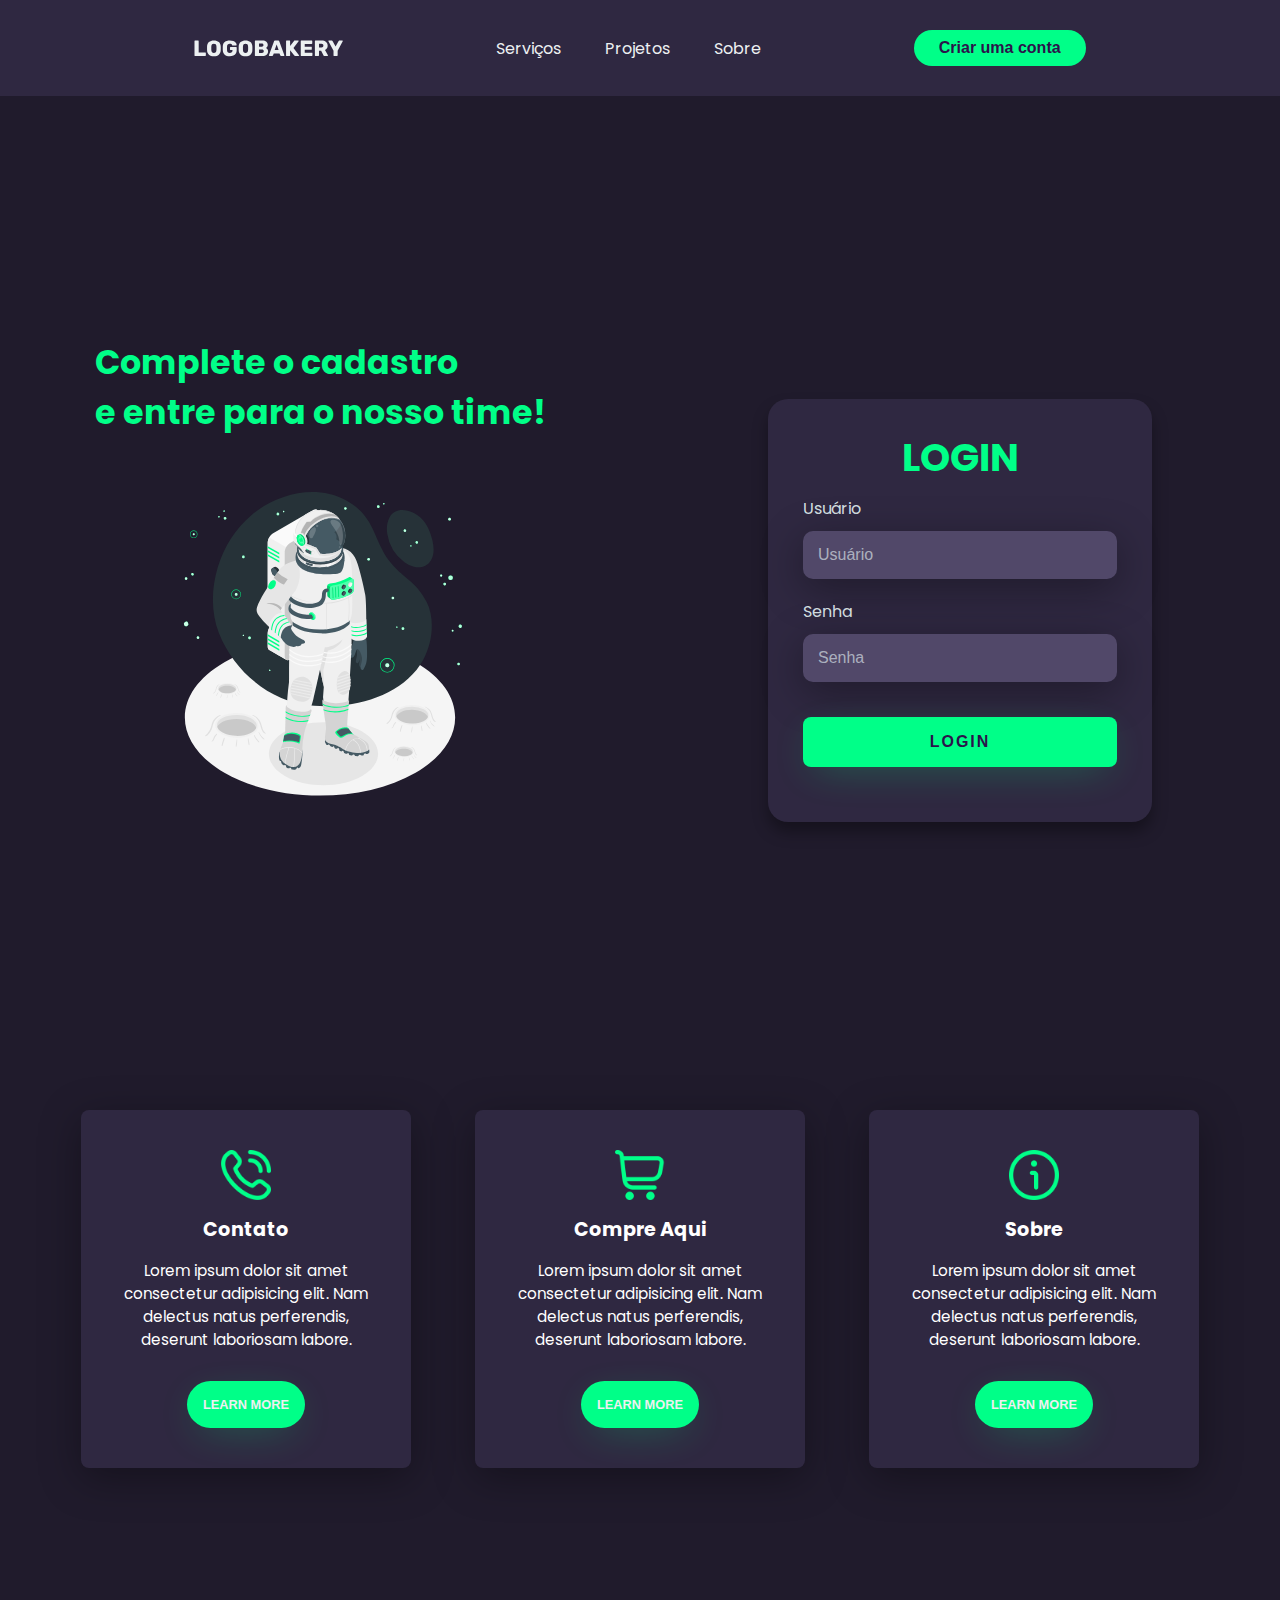
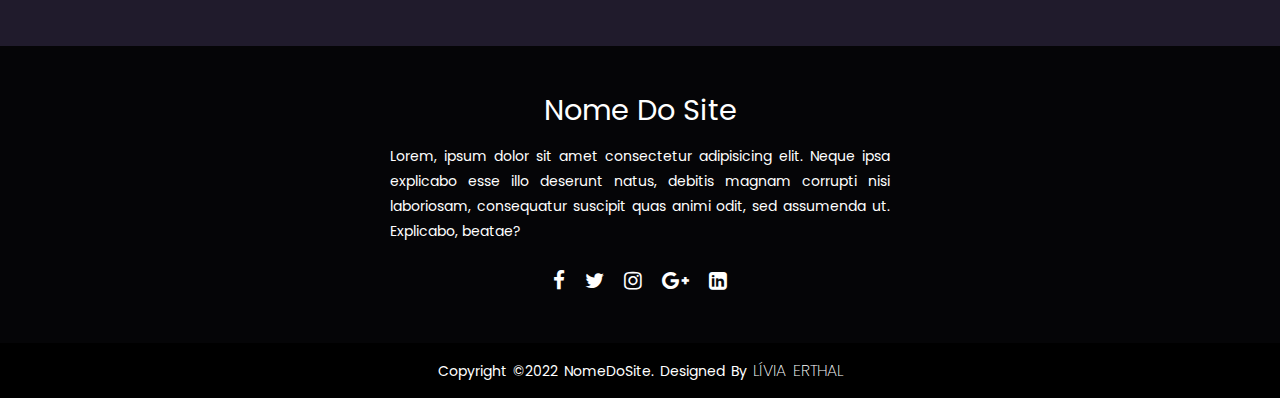
<file: index.html>
<!DOCTYPE html>
<html lang="pt-br">

<head>
    <meta charset="UTF-8">
    <meta http-equiv="X-UA-Compatible" content="IE=edge">
    <meta name="viewport" content="width=device-width, initial-scale=1.0">
    <title>Login | Entre para o nosso time!</title>
    <link rel="stylesheet" href="style.css">
    <link rel="shortcut icon" href="icons/favicon.ico" type="image/x-icon">
    <link rel="stylesheet" href="https://cdnjs.cloudflare.com/ajax/libs/font-awesome/4.7.0/css/font-awesome.min.css" />
</head>

<body>
    <header>
       <img src="logo.svg" alt="" class="logo"> 
       <nav>
           <ul class="nav-links">
               <li><a href="#">Serviços</a></li>
               <li><a href="#">Projetos</a></li>
               <li><a href="#">Sobre</a></li>
           </ul>
       </nav>
       <a class="cta" href="#"><button class="btn-nav">Criar uma conta</button></a>
    </header>

    <main class="main-login">
        <div class="left-login">
            <h1>Complete o cadastro <br> e entre para o nosso time!</h1>
            <img src="astronauta.svg" alt="astronauta animado" class="imagem">
        </div>
        <div class="right-login">
            <div class="card-login">
                <h1>Login</h1>
                <div class="textfield">
                    <label for="usuario">Usuário</label>
                    <input type="text" name="usuario" placeholder="Usuário">
                </div>
                <div class="textfield">
                    <label for="senha">Senha</label>
                    <input type="password" name="senha" placeholder="Senha">
                </div>
                <button class="btn-login">Login</button>
            </div>
        </div>
    </main>

    <section class="cards">
        <div class="card">
            <img src="icons/contact.png" alt="icon-contact-us">
            <h3>Contato</h3>
            <span>Lorem ipsum dolor sit amet consectetur adipisicing elit. Nam delectus natus perferendis, deserunt laboriosam labore.</span>
            <button>Learn More</button>
        </div>
        <div class="card">
            <img src="icons/shop.png" alt="icon-shop-here">
            <h3>Compre Aqui</h3>
            <span>Lorem ipsum dolor sit amet consectetur adipisicing elit. Nam delectus natus perferendis, deserunt laboriosam labore.</span>
            <button>Learn More</button>
        </div>
        <div class="card">
            <img src="icons/about.png" alt="icon-about-us">
            <h3>Sobre</h3>
            <span>Lorem ipsum dolor sit amet consectetur adipisicing elit. Nam delectus natus perferendis, deserunt laboriosam labore.</span>
            <button>Learn More</button>
        </div>
    </section>

    <footer>
        <div class="footer-content">
            <h3>Nome do site</h3>
            <p>Lorem, ipsum dolor sit amet consectetur adipisicing elit. Neque ipsa explicabo esse illo deserunt natus, debitis magnam corrupti nisi laboriosam, consequatur suscipit quas animi odit, sed assumenda ut. Explicabo, beatae?</p>
            <ul class="socials">
                <li><a href="#"><i class="fa fa-facebook"></i></a></li>
                <li><a href="#"><i class="fa fa-twitter"></i></a></li>
                <li><a href="#"><i class="fa fa-instagram"></i></a></li>
                <li><a href="#"><i class="fa fa-google-plus"></i></a></li>
                <li><a href="#"><i class="fa fa-linkedin-square"></i></a></li>
            </ul>
        </div>

        <div class="footer-bottom">
            <p>copyright &copy;2022 nomeDoSite. designed by <a href="https://github.com/liviaerthal" target="_blank" class="personal-link"><span>Lívia Erthal</span></a></p>
        </div>
    </footer>
</body>

</html>
</file>
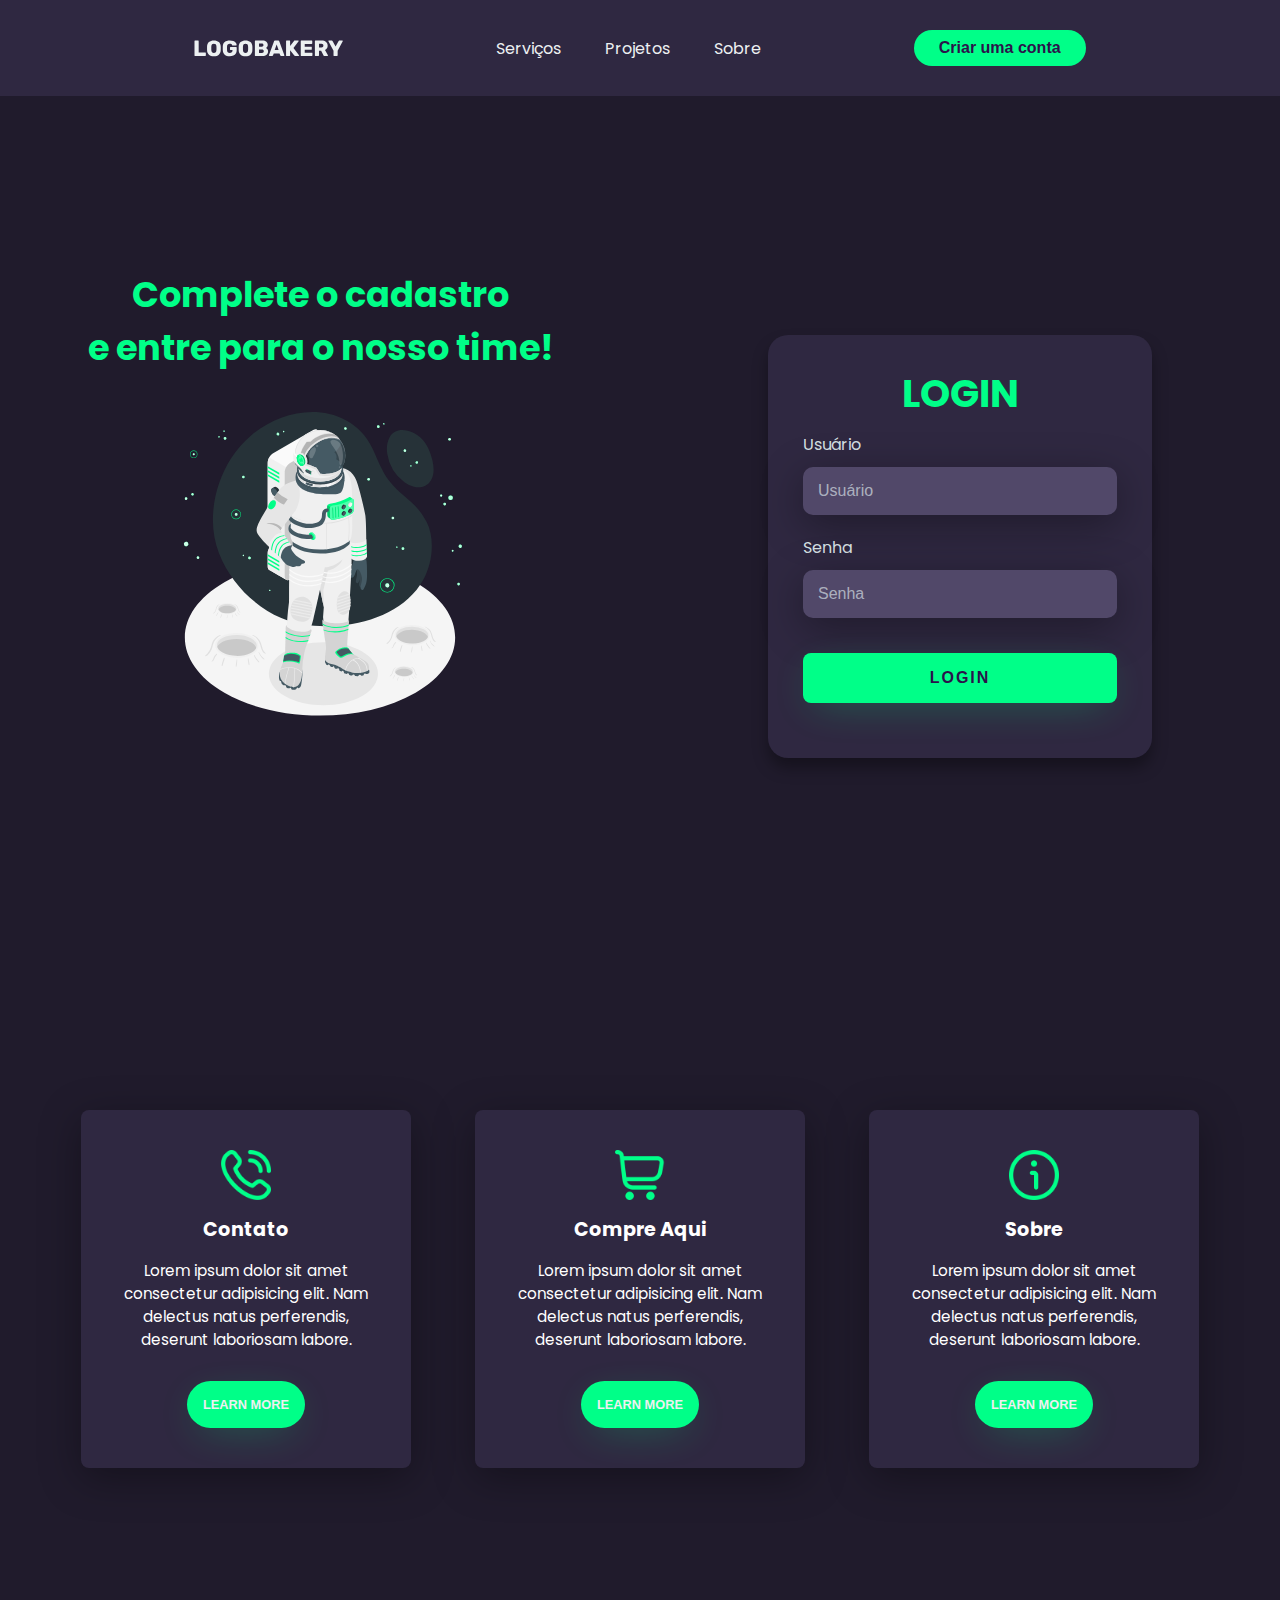
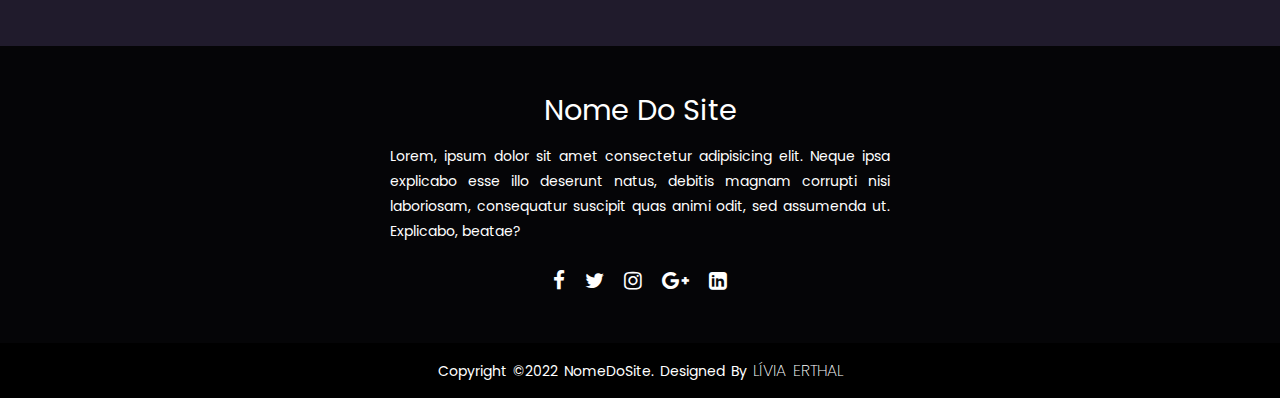
<file: src/index.html>
<!DOCTYPE html>
<html lang="pt-br">

<head>
    <meta charset="UTF-8">
    <meta http-equiv="X-UA-Compatible" content="IE=edge">
    <meta name="viewport" content="width=device-width, initial-scale=1.0">
    <title>Login | Entre para o nosso time!</title>
    <link rel="stylesheet" href="style.css">
    <link rel="shortcut icon" href="../icons/favicon.ico" type="image/x-icon">
    <link rel="stylesheet" href="https://cdnjs.cloudflare.com/ajax/libs/font-awesome/4.7.0/css/font-awesome.min.css" />
</head>

<body>
    <header>
       <img src="../images/logo.svg" alt="" class="logo"> 
       <nav>
           <ul class="nav-links">
               <li><a href="#">Serviços</a></li>
               <li><a href="#">Projetos</a></li>
               <li><a href="#">Sobre</a></li>
           </ul>
       </nav>
       <a class="cta" href="#"><button class="btn-nav">Criar uma conta</button></a>
    </header>

    <main class="main-login">
        <div class="left-login">
            <h1>Complete o cadastro <br> e entre para o nosso time!</h1>
            <img src="../images/astronauta.svg" alt="astronauta animado" class="imagem">
        </div>
        <div class="right-login">
            <div class="card-login">
                <h1>Login</h1>
                <div class="textfield">
                    <label for="usuario">Usuário</label>
                    <input type="text" name="usuario" placeholder="Usuário">
                </div>
                <div class="textfield">
                    <label for="senha">Senha</label>
                    <input type="password" name="senha" placeholder="Senha">
                </div>
                <button class="btn-login">Login</button>
            </div>
        </div>
    </main>

    <section class="cards">
        <div class="card">
            <img src="../icons/contact.png" alt="icon-contact-us">
            <h3>Contato</h3>
            <span>Lorem ipsum dolor sit amet consectetur adipisicing elit. Nam delectus natus perferendis, deserunt laboriosam labore.</span>
            <button>Learn More</button>
        </div>
        <div class="card">
            <img src="../icons/shop.png" alt="icon-shop-here">
            <h3>Compre Aqui</h3>
            <span>Lorem ipsum dolor sit amet consectetur adipisicing elit. Nam delectus natus perferendis, deserunt laboriosam labore.</span>
            <button>Learn More</button>
        </div>
        <div class="card">
            <img src="../icons/about.png" alt="icon-about-us">
            <h3>Sobre</h3>
            <span>Lorem ipsum dolor sit amet consectetur adipisicing elit. Nam delectus natus perferendis, deserunt laboriosam labore.</span>
            <button>Learn More</button>
        </div>
    </section>

    <footer>
        <div class="footer-content">
            <h3>Nome do site</h3>
            <p>Lorem, ipsum dolor sit amet consectetur adipisicing elit. Neque ipsa explicabo esse illo deserunt natus, debitis magnam corrupti nisi laboriosam, consequatur suscipit quas animi odit, sed assumenda ut. Explicabo, beatae?</p>
            <ul class="socials">
                <li><a href="#"><i class="fa fa-facebook"></i></a></li>
                <li><a href="#"><i class="fa fa-twitter"></i></a></li>
                <li><a href="#"><i class="fa fa-instagram"></i></a></li>
                <li><a href="#"><i class="fa fa-google-plus"></i></a></li>
                <li><a href="#"><i class="fa fa-linkedin-square"></i></a></li>
            </ul>
        </div>

        <div class="footer-bottom">
            <p>copyright &copy;2022 nomeDoSite. designed by <a href="https://github.com/liviaerthal" target="_blank" class="personal-link"><span>Lívia Erthal</span></a></p>
        </div>
    </footer>
</body>

</html>
</file>
<file: style.css>
@charset "UTF-8";
@import url('https://fonts.googleapis.com/css2?family=Poppins:wght@300;400;600;700&display=swap');

*{
    margin: 0;
    padding: 0;
    box-sizing: border-box;
}

body{
    font-family: 'Poppins', sans-serif;
    background-color: #201b2c;
}

/* navbar */
header li,a,button{
    color: #edf0f1;
    font-size: 16px;
    text-decoration: none;
}

header{
    width: 100vw;
    background-color: #2f2841;
    display: flex;
    justify-content: space-around;
    align-items: center;
    padding: 30px 10%;
}

.logo{
    cursor: pointer;
}

.nav-links{
    list-style: none;
}

.nav-links li{
    display: inline-block;
    padding: 0px 20px;
}

.nav-links li a{
    transition: all .4s ease 0s;
}

.nav-links li a:hover{
    background-color: #00ff88;
    padding: 12px;
    border-radius: 50px;
    color:#000000;
    font-weight: bold;
    transition: all .7s ease 0s;
}

.btn-nav{
    padding: 9px 25px;
    font-weight: bold;
    color: #2b134b;
    background-color: #00ff88;
    border: none;
    border-radius: 50px;
    cursor: pointer;
    transition: all .4s ease 0s;
}

.btn-nav:hover{
    background-color: #00ff8890;
}

/* Main */

.main-login{
    width: 100vw;
    height: 100vh;
    display: flex;
    justify-content: center;
    align-items: center;

}

/* Left Login */

.left-login{
    width: 50vw;
    height: 100vh;
    display: flex;
    justify-content: center;
    align-items: center;
    flex-direction: column;
}

.left-login > h1 {
    color: #00ff88;
    font-size: 2.6vw;
    margin-top: 50px;
    margin-bottom: 46px;
}

.imagem{
    width: 25vw;
}

/* Right login / card */

.right-login{
    width: 50vw;
    height: 100vh;
    display: flex;
    justify-content: center;
    align-items: center;
}

.card-login{
    width: 60%;
    margin-top: 20%;
    display: flex;
    justify-content: center;
    align-items: center;
    flex-direction: column;
    padding: 30px 35px;
    background-color: #2f2841;
    border-radius: 20px;
    box-shadow: 0px 10px 15px #00000056;
}

.card-login > h1{
    color: #00ff88;
    font-size: 2.4rem;
    font-weight: bold;
    text-transform: uppercase;
}

.textfield{
    width: 100%;
    display: flex;
    flex-direction: column;
    align-items: flex-start;
    justify-content: center;
    margin: 10px 0px;
}

.textfield > input{
    width: 100%;
    border: none;
    padding: 15px;
    border-radius: 10px;
    background-color: #514869;
    color: #f0ffffde;
    font-size: 16px;
    box-shadow: 0px 10px 40px #00000056;
    outline: none;
    box-sizing: border-box;
}

.textfield > label{
    color: #f0ffffde;
    margin-bottom: 10px;
}

.textfield > input::placeholder{
    color: #f0ffff94;
}

.btn-login{
    width: 100%;
    padding: 16px 0px;
    margin: 25px;
    border: none;
    border-radius: 8px;
    outline: none;
    text-transform: uppercase;
    font-weight: bold;
    letter-spacing: 2px;
    color: #2b134b;
    background-color: #00ff88;
    cursor: pointer;
    box-shadow: 0px 10px 40px -12px #00ff8052;
    transition: 0.3s ease;
}

.btn-login:hover{
    background-color: #00d371;
}

/* Cards */
.cards{
   color: #fff;
   display: flex;
   justify-content: center;
   align-items: center;
   padding: 50px;
   margin: 5% 0px 5%;
}

div.card img{
    width: 50px;
}

.card{
    display: flex;
    flex-direction: column;
    align-items: center;
    text-align: center;
    background-color: #2f2841;
    padding: 2.5rem 2.5rem;
    border-radius: 8px;
    max-height: 500px;
    margin-left: 64px;
    margin-bottom: 64px;
    box-shadow: 0px 10px 40px #00000056;
}

.card h3{
    font-size: 120%;
    margin: 15px;
}

.card span{
    font-size: 95%;
    max-width: 250px;
    text-align: center;
    margin-bottom: 15px;
}

.card:first-child{
    margin-left: 0;
}

.card button{
    background-color: #00ff88;
    transition: .4s ease;
    padding: 1rem 1rem;
    text-transform: uppercase;
    border-radius: 32px;
    border: 0;
    cursor: pointer;
    margin-top: 15px;
    font-size: 80%;
    font-weight: bold;
    box-shadow: 0px 10px 40px -12px #00ff8052;
}

.card button:hover{
    background-color: #00d371;
    color: #201b2c;
}

/* Footer */
footer{
    background-color: #050507;
    height: auto;
    width: 100vw;
    padding-top: 40px;
    color: #fff;
}

.footer-content{
    display: flex;
    align-items: center;
    justify-content: center;
    flex-direction: column;
    text-align: center;
}

.footer-content h3{
    font-size: 1.8rem;
    font-weight: 400;
    text-transform: capitalize;
    line-height: 3rem;
}

.footer-content p{
    max-width: 500px;
    text-align: justify;
    margin: 10px auto;
    line-height: 25px;
    font-size: 14px;
}

.socials{
    list-style: none;
    display: flex;
    align-items: center;
    justify-content: center;
    margin: 1rem 0 3rem;
}

.socials li{
    margin: 0 10px;
}

.socials a{
    text-decoration: none;
    color: #fff;
}

.socials a i{
    font-size: 1.3rem;
    transition: color .4s ease;
}

.socials a:hover i{
    color: #00ff88;
}

.footer-bottom{
    background-color: #000000;
    width: 100vw;
    padding: 15px 0;
    text-align: center;
}

.footer-bottom p{
    font-size: 14px;
    word-spacing: 2px;
    text-transform: capitalize;
}

.footer-bottom span{
    text-transform: uppercase;
    font-weight: 200;
}

.footer-bottom .personal-link{
    text-decoration: none;
    color: #fff;
    transition: .4 ease;
}

.footer-bottom .personal-link:hover{
    color: #00ff88;
    text-decoration: underline;
}

/* Responsividade */
@media screen and (max-width: 860px){
    .cards{
        flex-direction: column;
    }
       
    .card{
        margin-left: 0;
        margin-bottom: 32px;
    }

    header{
        display: none;
    }

}

@media only screen and (max-width: 800px){
    .card-login{
        width: 85%;
    }
}

@media only screen and (max-width: 950px){
    .main-login{
        flex-direction: column;
    }

    .left-login > h1{
        display: none;
    }

    .left-login{
        width: 100%;
        height: auto;
    }

    .imagem{
        width: 30vh;
        margin-bottom: 10px;
        margin-top: 15%;
        margin-bottom: 10%;
    }

    .right-login{
        width: 100%;
        height: auto;
        margin-bottom: 10px;
    }

    .card-login{
        width: 75%;
        margin-top: 20px;
    }

    .footer-content{
        width: 100vw;
    }

    .footer-content p{
        padding: 15px;
    }

    .footer-bottom{
        padding: 10px;
    }

}
</file>
<file: src/style.css>
@charset "UTF-8";
@import url('https://fonts.googleapis.com/css2?family=Poppins:wght@300;400;600;700&display=swap');

*{
    margin: 0;
    padding: 0;
    box-sizing: border-box;
}

body{
    overflow-x: hidden;
    width: 100vw;
    height: 100vh;
    font-family: 'Poppins', sans-serif;
    background-color: #201b2c;
}

/* navbar */
header li,a,button{
    color: #edf0f1;
    font-size: 16px;
    text-decoration: none;
}

header{
    width: 100vw;
    background-color: #2f2841;
    display: flex;
    justify-content: space-around;
    align-items: center;
    padding: 30px 10%;
}

.logo{
    cursor: pointer;
}

.nav-links{
    list-style: none;
}

.nav-links li{
    display: inline-block;
    padding: 0px 20px;
}

.nav-links li a{
    transition: all .4s ease 0s;
}

.nav-links li a:hover{
    color:#00ff88;
    transition: all .7s ease 0s;
}

.btn-nav{
    padding: 9px 25px;
    font-weight: bold;
    color: #2b134b;
    background-color: #00ff88;
    border: none;
    border-radius: 50px;
    cursor: pointer;
    transition: all .4s ease 0s;
}

.btn-nav:hover{
    background-color: #00ff8890;
}

/* Main */

.main-login{
    width: 100vw;
    height: 100vh;
    display: flex;
    justify-content: center;
    align-items: center;
}

/* Left Login */

.left-login{
    width: 50vw;
    height: 100vh;
    display: flex;
    justify-content: center;
    align-items: center;
    flex-direction: column;
}

.left-login > h1 {
    color: #00ff88;
    font-size: 2.7rem;
    margin-bottom: 30px;
}

.imagem{
    width: 25vw;
    margin-bottom: 100px;
}

/* Right login / card */

.right-login{
    width: 50vw;
    height: 100vh;
    display: flex;
    justify-content: center;
    align-items: center;
}

.card-login{
    width: 60%;
    display: flex;
    justify-content: center;
    align-items: center;
    flex-direction: column;
    padding: 30px 35px;
    background-color: #2f2841;
    border-radius: 20px;
    box-shadow: 0px 10px 15px #00000056;
}

.card-login > h1{
    color: #00ff88;
    font-size: 2.4rem;
    font-weight: bold;
    text-transform: uppercase;
}

.textfield{
    width: 100%;
    display: flex;
    flex-direction: column;
    align-items: flex-start;
    justify-content: center;
    margin: 10px 0px;
}

.textfield > input{
    width: 100%;
    border: none;
    padding: 15px;
    border-radius: 10px;
    background-color: #514869;
    color: #f0ffffde;
    font-size: 16px;
    box-shadow: 0px 10px 40px #00000056;
    outline: none;
    box-sizing: border-box;
}

.textfield > label{
    color: #f0ffffde;
    margin-bottom: 10px;
}

.textfield > input::placeholder{
    color: #f0ffff94;
}

.btn-login{
    width: 100%;
    padding: 16px 0px;
    margin: 25px;
    border: none;
    border-radius: 8px;
    outline: none;
    text-transform: uppercase;
    font-weight: bold;
    letter-spacing: 2px;
    color: #2b134b;
    background-color: #00ff88;
    cursor: pointer;
    box-shadow: 0px 10px 40px -12px #00ff8052;
    transition: 0.3s ease;
}

.btn-login:hover{
    background-color: #00d371;
}

/* Cards */
.cards{
   color: #fff;
   display: flex;
   justify-content: center;
   align-items: center;
   padding: 50px;
   margin: 5% 0px 5%;
}

div.card img{
    width: 50px;
}

.card{
    display: flex;
    flex-direction: column;
    align-items: center;
    text-align: center;
    background-color: #2f2841;
    padding: 2.5rem 2.5rem;
    border-radius: 8px;
    max-height: 500px;
    margin-left: 64px;
    margin-bottom: 64px;
    box-shadow: 0px 10px 40px #00000056;
}

.card h3{
    font-size: 120%;
    margin: 15px;
}

.card span{
    font-size: 95%;
    max-width: 250px;
    text-align: center;
    margin-bottom: 15px;
}

.card:first-child{
    margin-left: 0;
}

.card button{
    background-color: #00ff88;
    transition: .4s ease;
    padding: 1rem 1rem;
    text-transform: uppercase;
    border-radius: 32px;
    border: 0;
    cursor: pointer;
    margin-top: 15px;
    font-size: 80%;
    font-weight: bold;
    box-shadow: 0px 10px 40px -12px #00ff8052;
}

.card button:hover{
    background-color: #00d371;
    color: #201b2c;
}

/* Footer */
footer{
    background-color: #050507;
    height: auto;
    width: 100vw;
    padding-top: 40px;
    color: #fff;
}

.footer-content{
    display: flex;
    align-items: center;
    justify-content: center;
    flex-direction: column;
    text-align: center;
}

.footer-content h3{
    font-size: 1.8rem;
    font-weight: 400;
    text-transform: capitalize;
    line-height: 3rem;
}

.footer-content p{
    max-width: 500px;
    text-align: justify;
    margin: 10px auto;
    line-height: 25px;
    font-size: 14px;
}

.socials{
    list-style: none;
    display: flex;
    align-items: center;
    justify-content: center;
    margin: 1rem 0 3rem;
}

.socials li{
    margin: 0 10px;
}

.socials a{
    text-decoration: none;
    color: #fff;
}

.socials a i{
    font-size: 1.3rem;
    transition: color .4s ease;
}

.socials a:hover i{
    color: #00ff88;
}

.footer-bottom{
    background-color: #000000;
    width: 100vw;
    padding: 15px 0;
    text-align: center;
}

.footer-bottom p{
    font-size: 14px;
    word-spacing: 2px;
    text-transform: capitalize;
}

.footer-bottom span{
    text-transform: uppercase;
    font-weight: 200;
}

.footer-bottom .personal-link{
    text-decoration: none;
    color: #fff;
    transition: .4 ease;
}

.footer-bottom .personal-link:hover{
    color: #00ff88;
    text-decoration: underline;
}

/* Responsividade */
@media screen and (max-width: 860px){
    .cards{
        flex-direction: column;
    }
       
    .card{
        margin-left: 0;
        margin-bottom: 32px;
    }

    header{
        display: none;
    }

}

@media only screen and (max-width: 800px){
    .card-login{
        width: 85%;
    }
}

@media only screen and (max-width: 950px){
    .main-login{
        flex-direction: column;
    }

    .left-login > h1{
        display: none;
    }

    .left-login{
        width: 100%;
        height: auto;
    }

    .imagem{
        width: 30vh;
        margin-bottom: 10px;
        margin-top: 15%;
        margin-bottom: 10%;
    }

    .right-login{
        width: 100%;
        height: auto;
        margin-bottom: 10px;
    }

    .card-login{
        width: 75%;
        margin-top: 20px;
    }

    .footer-content{
        width: 100vw;
    }

    .footer-content p{
        padding: 15px;
    }

    .footer-bottom{
        padding: 10px;
    }

}

@media only screen and (min-width: 1024px){

    .left-login > h1{
        text-align: center;
        font-size: 2.2rem;
        width: 100%;
    }

    .left-login > img{
        width: 50%;
    }

}
</file>
